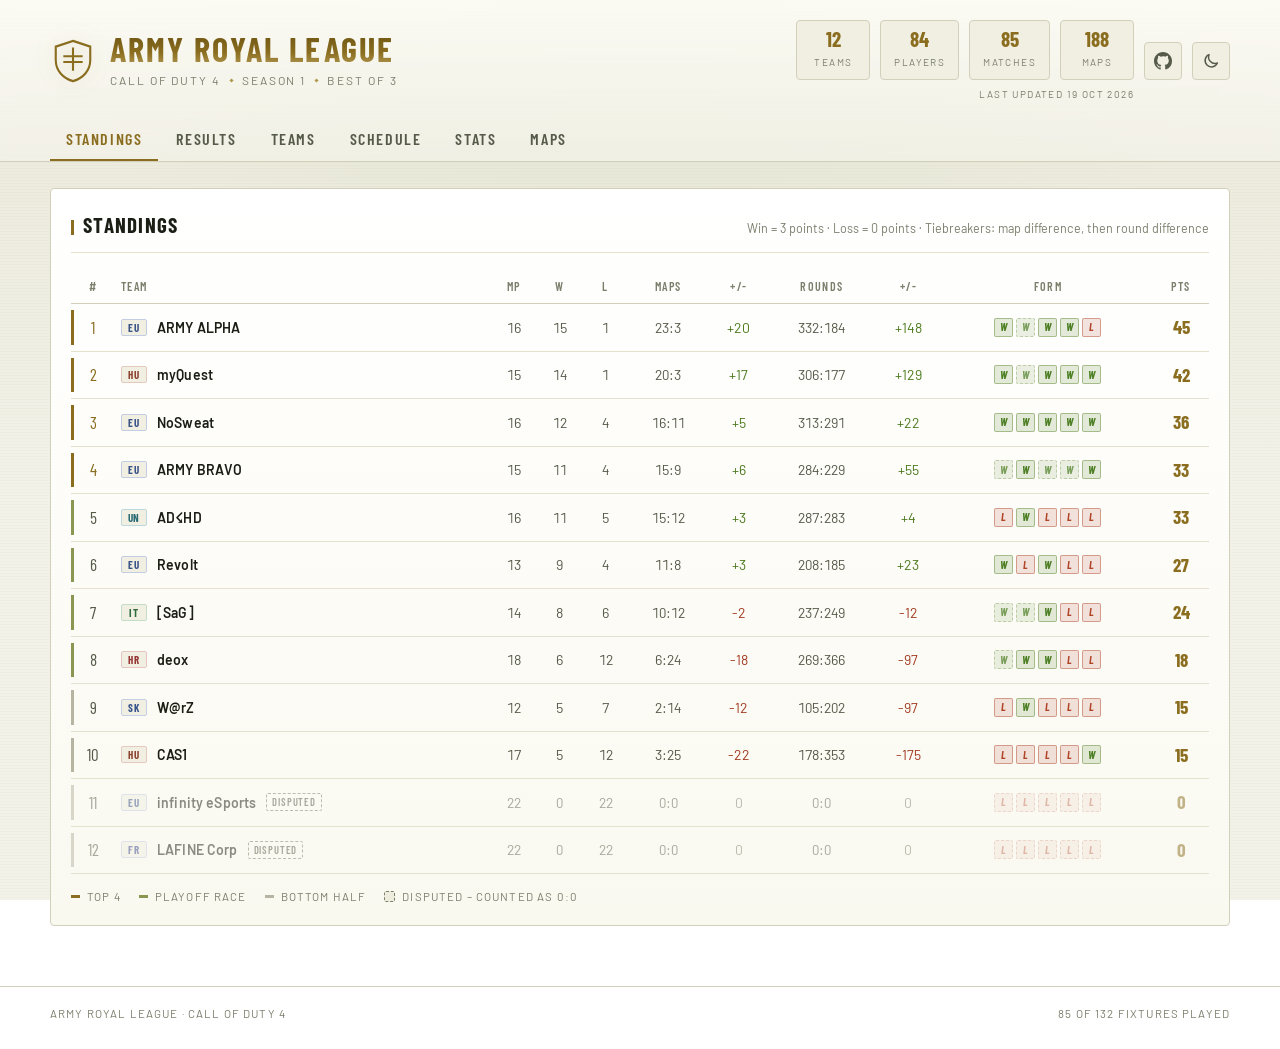
<file: index.html>
<!DOCTYPE html>
<html lang="en">
<head>
<meta charset="utf-8">
<meta name="viewport" content="width=device-width, initial-scale=1">
<title>ARMY ROYAL LEAGUE &mdash; Call of Duty 4</title>
<link rel="preconnect" href="https://fonts.googleapis.com">
<link rel="preconnect" href="https://fonts.gstatic.com" crossorigin>
<link href="https://fonts.googleapis.com/css2?family=Barlow+Condensed:wght@500;600;700&family=Barlow:wght@400;500;600;700&display=swap" rel="stylesheet">
<link rel="stylesheet" href="css/style.css">
<script>
/* Applies the saved theme before first paint so there is no flash of the
   wrong colour scheme. Kept inline and dependency-free on purpose. */
(function () {
  var stored = null;
  try { stored = localStorage.getItem('arl_theme'); } catch (e) {}
  if (stored !== 'light' && stored !== 'dark') stored = null;

  var root = document.documentElement;
  if (stored) root.setAttribute('data-theme', stored);

  var prefersDark = window.matchMedia && window.matchMedia('(prefers-color-scheme: dark)').matches;
  root.setAttribute('data-effective', stored || (prefersDark ? 'dark' : 'light'));
})();
</script>
</head>
<body>

<div class="scanlines" aria-hidden="true"></div>

<header class="site-header">
  <div class="wrap header-inner">
    <div class="brand">
      <div class="brand-mark" aria-hidden="true">
        <svg viewBox="0 0 48 48" width="46" height="46">
          <path d="M24 3 42 9v14c0 11-7.6 19-18 22C13.6 42 6 34 6 23V9L24 3z" fill="none" stroke="currentColor" stroke-width="2.2"/>
          <path d="M24 11v22M15 19h18M15 25h18" stroke="currentColor" stroke-width="2.2" stroke-linecap="square"/>
        </svg>
      </div>
      <div class="brand-text">
        <h1>ARMY ROYAL LEAGUE</h1>
        <p><span>Call of Duty 4</span><i></i><span id="brandSeason">Season 1</span><i></i><span>Best of 3</span></p>
      </div>
    </div>
    <div class="header-right">
      <div class="header-meta">
        <div class="header-stats" id="headerStats"></div>
        <p class="header-updated" id="headerUpdated"></p>
      </div>
      <a class="icon-btn" href="https://github.com/TiPSYSPiT/ARMY-ROYAL-LEAGUE" target="_blank" rel="noopener noreferrer" aria-label="View this project on GitHub" title="View this project on GitHub">
        <svg viewBox="0 0 16 16" width="18" height="18" fill="currentColor" aria-hidden="true">
          <path d="M8 0C3.58 0 0 3.58 0 8c0 3.54 2.29 6.53 5.47 7.59.4.07.55-.17.55-.38 0-.19-.01-.82-.01-1.49-2.01.37-2.53-.49-2.69-.94-.09-.23-.48-.94-.82-1.13-.28-.15-.68-.52-.01-.53.63-.01 1.08.58 1.23.82.72 1.21 1.87.87 2.33.66.07-.52.28-.87.51-1.07-1.78-.2-3.64-.89-3.64-3.95 0-.87.31-1.59.82-2.15-.08-.2-.36-1.02.08-2.12 0 0 .67-.21 2.2.82a7.6 7.6 0 0 1 2-.27c.68 0 1.36.09 2 .27 1.53-1.04 2.2-.82 2.2-.82.44 1.1.16 1.92.08 2.12.51.56.82 1.27.82 2.15 0 3.07-1.87 3.75-3.65 3.95.29.25.54.73.54 1.48 0 1.07-.01 1.93-.01 2.2 0 .21.15.46.55.38A8.013 8.013 0 0 0 16 8c0-4.42-3.58-8-8-8z"/>
        </svg>
      </a>
      <button class="icon-btn theme-toggle" id="themeToggle" type="button" aria-label="Switch colour scheme" title="Switch colour scheme">
        <svg class="icon-sun" viewBox="0 0 24 24" width="18" height="18" fill="none" stroke="currentColor" stroke-width="2" stroke-linecap="round" aria-hidden="true">
          <circle cx="12" cy="12" r="4.2"/>
          <path d="M12 2.5v2.2M12 19.3v2.2M4.2 4.2l1.6 1.6M18.2 18.2l1.6 1.6M2.5 12h2.2M19.3 12h2.2M4.2 19.8l1.6-1.6M18.2 5.8l1.6-1.6"/>
        </svg>
        <svg class="icon-moon" viewBox="0 0 24 24" width="18" height="18" fill="none" stroke="currentColor" stroke-width="2" stroke-linecap="round" stroke-linejoin="round" aria-hidden="true">
          <path d="M20.5 14.6A8.5 8.5 0 0 1 9.4 3.5a8.5 8.5 0 1 0 11.1 11.1z"/>
        </svg>
      </button>
    </div>
  </div>
  <nav class="tabs wrap" id="tabs">
    <button class="tab is-active" data-tab="standings">Standings</button>
    <button class="tab" data-tab="matches">Results</button>
    <button class="tab" data-tab="teams">Teams</button>
    <button class="tab" data-tab="fixtures">Schedule</button>
    <button class="tab" data-tab="stats">Stats</button>
    <button class="tab" data-tab="maps">Maps</button>
  </nav>
</header>

<main class="wrap">

  <p class="loading" id="loadingNote">Loading stats&hellip;</p>

  <!-- ============ STANDINGS ============ -->
  <section class="panel view is-active" id="view-standings">
    <div class="panel-head">
      <h2>Standings</h2>
      <p class="hint">Win = 3 points &middot; Loss = 0 points &middot; Tiebreakers: map difference, then round difference</p>
    </div>
    <div class="table-scroll">
      <table class="tbl standings">
        <thead>
          <tr>
            <th class="c-rank">#</th>
            <th class="c-team">Team</th>
            <th title="Matches played">MP</th>
            <th title="Wins">W</th>
            <th title="Losses">L</th>
            <th title="Maps won : lost">Maps</th>
            <th title="Map difference">+/-</th>
            <th title="Rounds won : lost">Rounds</th>
            <th title="Round difference">+/-</th>
            <th class="c-form">Form</th>
            <th class="c-pts">PTS</th>
          </tr>
        </thead>
        <tbody id="standingsBody"></tbody>
      </table>
    </div>
    <div class="legend">
      <span><i class="dot dot-top"></i>Top 4</span>
      <span><i class="dot dot-mid"></i>Playoff race</span>
      <span><i class="dot dot-low"></i>Bottom half</span>
      <span class="dispute-legend"></span>
    </div>
  </section>

  <!-- ============ RESULTS ============ -->
  <section class="panel view" id="view-matches">
    <div class="panel-head">
      <h2>Results</h2>
      <div class="filters">
        <select id="matchFilter" class="inp"></select>
        <button class="btn btn-ghost" id="matchOrder" data-order="desc">Newest first</button>
      </div>
    </div>
    <div id="matchList" class="match-list"></div>
  </section>

  <!-- ============ TEAMS ============ -->
  <section class="panel view" id="view-teams">
    <div class="panel-head">
      <h2>Teams</h2>
      <p class="hint">12 teams &middot; 7 players per roster &middot; 2 captains</p>
    </div>
    <div id="teamGrid" class="team-grid"></div>
  </section>

  <!-- ============ SCHEDULE ============ -->
  <section class="panel view" id="view-fixtures">
    <div class="panel-head">
      <h2>Schedule</h2>
      <p class="hint" id="fixtureHint">Double round robin</p>
    </div>
    <div class="fixture-legend">
      <span><i class="sq sq-w"></i>Win</span>
      <span><i class="sq sq-l"></i>Loss</span>
      <span><i class="sq sq-o"></i>Pending</span>
      <span class="dispute-legend"></span>
      <span class="fl-note">Each cell shows the row team's result</span>
    </div>

    <div class="leg-block">
      <h3 class="sub leg-title" id="legTitle1"></h3>
      <div class="leg-meta">
        <span class="leg-venue" id="legVenue1"></span>
        <span class="map-pool" id="legMaps1"></span>
      </div>
      <div class="table-scroll">
        <table class="tbl matrix" id="matrixLeg1"></table>
      </div>
    </div>

    <div class="leg-block">
      <h3 class="sub leg-title" id="legTitle2"></h3>
      <div class="leg-meta">
        <span class="leg-venue" id="legVenue2"></span>
        <span class="map-pool" id="legMaps2"></span>
      </div>
      <div class="table-scroll">
        <table class="tbl matrix" id="matrixLeg2"></table>
      </div>
    </div>
  </section>

  <!-- ============ STATS ============ -->
  <section class="panel view" id="view-stats">
    <div class="panel-head">
      <h2>Stats</h2>
      <p class="hint" id="statsHint"></p>
    </div>
    <div id="statCards" class="stat-grid"></div>
    <h3 class="sub">Round differential by team</h3>
    <div id="roundChart" class="chart"></div>
    <h3 class="sub">Records</h3>
    <div id="records" class="record-list"></div>
  </section>

  <!-- ============ MAPS ============ -->
  <section class="panel view" id="view-maps">
    <div class="panel-head">
      <h2>Maps</h2>
      <p class="hint" id="mapsHint">How every team fares on every map</p>
    </div>
    <div id="mapCards" class="map-cards"></div>

    <h3 class="sub">Win rate by team and map</h3>
    <p class="hint matrix-hint">Each cell: win rate &middot; wins&ndash;losses (wins&ndash;draws&ndash;losses if a map was drawn) &middot; maps played. &ndash; means the team has not played that map.</p>
    <div class="heat-legend">
      <span><i class="sq heat-0"></i>&lt; 20%</span>
      <span><i class="sq heat-1"></i>20&ndash;49%</span>
      <span><i class="sq heat-2"></i>50%</span>
      <span><i class="sq heat-3"></i>51&ndash;80%</span>
      <span><i class="sq heat-4"></i>&gt; 80%</span>
      <span class="fl-note">Click a team for its map stats</span>
    </div>
    <div class="table-scroll">
      <table class="tbl mapmatrix" id="mapMatrix"></table>
    </div>
  </section>

</main>

<footer class="site-footer">
  <div class="wrap">
    <span>ARMY ROYAL LEAGUE &middot; Call of Duty 4</span>
    <span id="footNote"></span>
  </div>
</footer>

<div class="modal" id="modal" hidden>
  <div class="modal-backdrop" data-close></div>
  <div class="modal-box" role="dialog" aria-modal="true">
    <button class="modal-close" data-close aria-label="Close">&times;</button>
    <div id="modalContent"></div>
  </div>
</div>

<script src="js/data.js"></script>
<script src="js/core.js"></script>
<script src="js/app.js"></script>
</body>
</html>
</file>
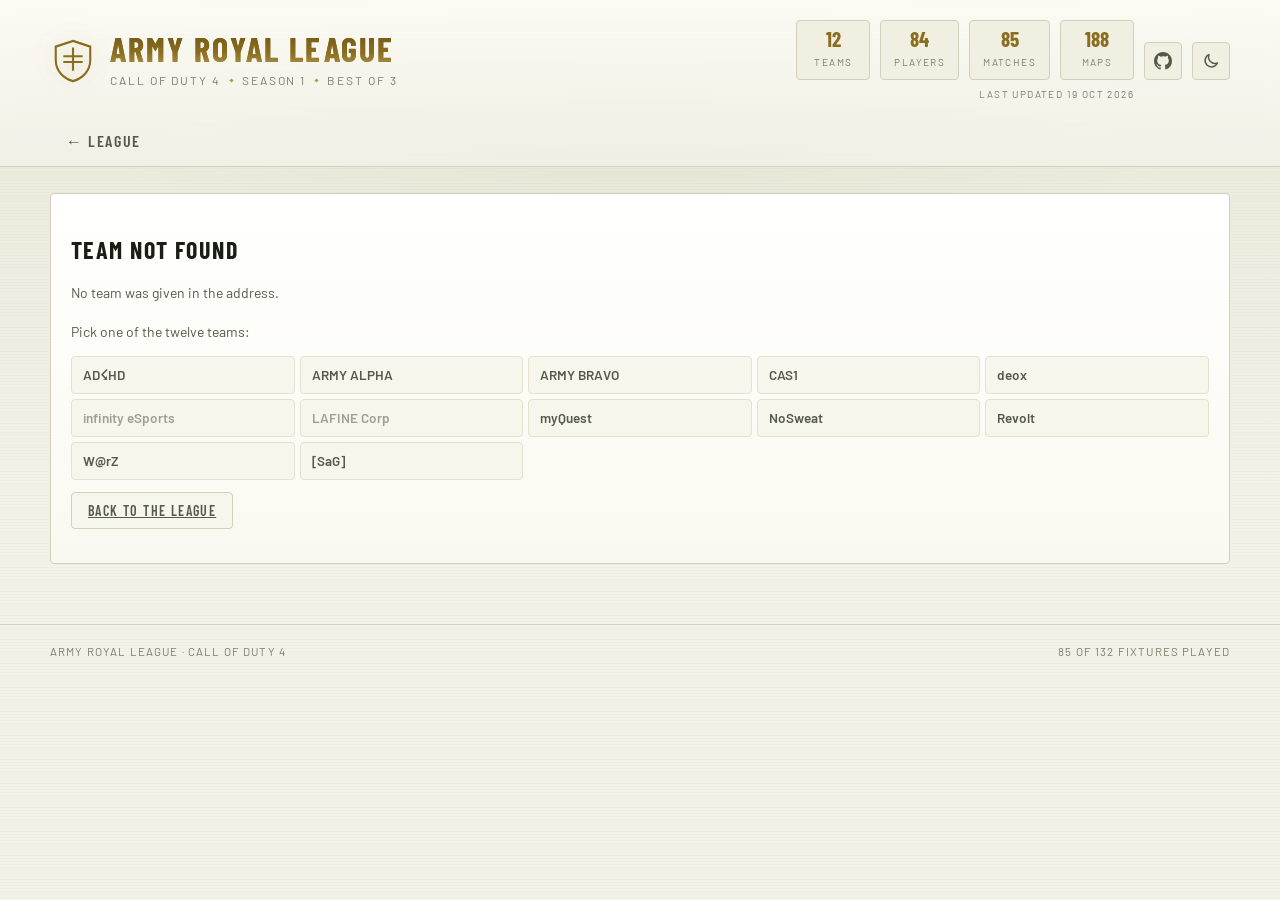
<file: team.html>
<!DOCTYPE html>
<html lang="en">
<head>
<meta charset="utf-8">
<meta name="viewport" content="width=device-width, initial-scale=1">
<title>Team &mdash; ARMY ROYAL LEAGUE</title>
<link rel="preconnect" href="https://fonts.googleapis.com">
<link rel="preconnect" href="https://fonts.gstatic.com" crossorigin>
<link href="https://fonts.googleapis.com/css2?family=Barlow+Condensed:wght@500;600;700&family=Barlow:wght@400;500;600;700&display=swap" rel="stylesheet">
<link rel="stylesheet" href="css/style.css">
<script>
/* Applies the saved theme before first paint so there is no flash of the
   wrong colour scheme. Kept inline and dependency-free on purpose. */
(function () {
  var stored = null;
  try { stored = localStorage.getItem('arl_theme'); } catch (e) {}
  if (stored !== 'light' && stored !== 'dark') stored = null;

  var root = document.documentElement;
  if (stored) root.setAttribute('data-theme', stored);

  var prefersDark = window.matchMedia && window.matchMedia('(prefers-color-scheme: dark)').matches;
  root.setAttribute('data-effective', stored || (prefersDark ? 'dark' : 'light'));
})();
</script>
</head>
<body>

<div class="scanlines" aria-hidden="true"></div>

<header class="site-header">
  <div class="wrap header-inner">
    <div class="brand">
      <a class="brand-mark" href="index.html" aria-label="Back to the league">
        <svg viewBox="0 0 48 48" width="46" height="46">
          <path d="M24 3 42 9v14c0 11-7.6 19-18 22C13.6 42 6 34 6 23V9L24 3z" fill="none" stroke="currentColor" stroke-width="2.2"/>
          <path d="M24 11v22M15 19h18M15 25h18" stroke="currentColor" stroke-width="2.2" stroke-linecap="square"/>
        </svg>
      </a>
      <div class="brand-text">
        <h1><a href="index.html">ARMY ROYAL LEAGUE</a></h1>
        <p><span>Call of Duty 4</span><i></i><span id="brandSeason">Season 1</span><i></i><span>Best of 3</span></p>
      </div>
    </div>
    <div class="header-right">
      <div class="header-meta">
        <div class="header-stats" id="headerStats"></div>
        <p class="header-updated" id="headerUpdated"></p>
      </div>
      <a class="icon-btn" href="https://github.com/TiPSYSPiT/ARMY-ROYAL-LEAGUE" target="_blank" rel="noopener noreferrer" aria-label="View this project on GitHub" title="View this project on GitHub">
        <svg viewBox="0 0 16 16" width="18" height="18" fill="currentColor" aria-hidden="true">
          <path d="M8 0C3.58 0 0 3.58 0 8c0 3.54 2.29 6.53 5.47 7.59.4.07.55-.17.55-.38 0-.19-.01-.82-.01-1.49-2.01.37-2.53-.49-2.69-.94-.09-.23-.48-.94-.82-1.13-.28-.15-.68-.52-.01-.53.63-.01 1.08.58 1.23.82.72 1.21 1.87.87 2.33.66.07-.52.28-.87.51-1.07-1.78-.2-3.64-.89-3.64-3.95 0-.87.31-1.59.82-2.15-.08-.2-.36-1.02.08-2.12 0 0 .67-.21 2.2.82a7.6 7.6 0 0 1 2-.27c.68 0 1.36.09 2 .27 1.53-1.04 2.2-.82 2.2-.82.44 1.1.16 1.92.08 2.12.51.56.82 1.27.82 2.15 0 3.07-1.87 3.75-3.65 3.95.29.25.54.73.54 1.48 0 1.07-.01 1.93-.01 2.2 0 .21.15.46.55.38A8.013 8.013 0 0 0 16 8c0-4.42-3.58-8-8-8z"/>
        </svg>
      </a>
      <button class="icon-btn theme-toggle" id="themeToggle" type="button" aria-label="Switch colour scheme" title="Switch colour scheme">
        <svg class="icon-sun" viewBox="0 0 24 24" width="18" height="18" fill="none" stroke="currentColor" stroke-width="2" stroke-linecap="round" aria-hidden="true">
          <circle cx="12" cy="12" r="4.2"/>
          <path d="M12 2.5v2.2M12 19.3v2.2M4.2 4.2l1.6 1.6M18.2 18.2l1.6 1.6M2.5 12h2.2M19.3 12h2.2M4.2 19.8l1.6-1.6M18.2 5.8l1.6-1.6"/>
        </svg>
        <svg class="icon-moon" viewBox="0 0 24 24" width="18" height="18" fill="none" stroke="currentColor" stroke-width="2" stroke-linecap="round" stroke-linejoin="round" aria-hidden="true">
          <path d="M20.5 14.6A8.5 8.5 0 0 1 9.4 3.5a8.5 8.5 0 1 0 11.1 11.1z"/>
        </svg>
      </button>
    </div>
  </div>
  <nav class="tabs wrap">
    <a class="tab" href="index.html">&larr; League</a>
  </nav>
</header>

<main class="wrap">
  <section class="panel" id="teamPanel">
    <div id="teamContent"><p class="loading">Loading stats&hellip;</p></div>
  </section>
</main>

<footer class="site-footer">
  <div class="wrap">
    <span>ARMY ROYAL LEAGUE &middot; Call of Duty 4</span>
    <span id="footNote"></span>
  </div>
</footer>

<script src="js/data.js"></script>
<script src="js/core.js"></script>
<script src="js/team.js"></script>
</body>
</html>
</file>
<file: css/style.css>
/* =========================================================================
   ARMY ROYAL LEAGUE - Stylesheet
   ========================================================================= */

/* -------------------------------------------------------------------------
   Theme tokens

   Every colour is declared twice on purpose:
     1. a plain dark value  -> fallback for browsers without light-dark()
     2. light-dark(light, dark) -> resolved against the active colour scheme

   The scheme follows the OS preference by default (color-scheme: light dark)
   and is overridden manually via [data-theme] on <html>.
   ------------------------------------------------------------------------- */

:root {
  color-scheme: light dark;

  /* --- surfaces --- */
  --bg:          #0b0d0a;
  --bg:          light-dark(#f3f2e9, #0b0d0a);
  --bg-2:        #101309;
  --bg-2:        light-dark(#eae8d9, #101309);
  --bg-glow:     #1b2113;
  --bg-glow:     light-dark(#dfe3cd, #1b2113);
  --panel:       #14180f;
  --panel:       light-dark(#ffffff, #14180f);
  --panel-2:     #191e13;
  --panel-2:     light-dark(#faf9f0, #191e13);
  --sunken:      #0a0c07;
  --sunken:      light-dark(#f1efe2, #0a0c07);
  --tile:        #0f1209;
  --tile:        light-dark(#f7f6ec, #0f1209);
  --tile-hover:  #151a0f;
  --tile-hover:  light-dark(#eeecdd, #151a0f);
  --header-a:    rgba(20, 25, 14, 0.92);
  --header-a:    light-dark(rgba(253, 252, 246, 0.92), rgba(20, 25, 14, 0.92));
  --header-b:    rgba(11, 13, 10, 0.75);
  --header-b:    light-dark(rgba(243, 242, 233, 0.75), rgba(11, 13, 10, 0.75));
  --backdrop:    rgba(4, 5, 3, 0.8);
  --backdrop:    light-dark(rgba(38, 40, 28, 0.45), rgba(4, 5, 3, 0.8));
  --scanline:    rgba(255, 255, 255, 0.012);
  --scanline:    light-dark(rgba(60, 60, 30, 0.022), rgba(255, 255, 255, 0.012));

  /* --- lines --- */
  --line:        #2a3120;
  --line:        light-dark(#d2cfba, #2a3120);
  --line-soft:   #222819;
  --line-soft:   light-dark(#e4e1cf, #222819);

  /* --- text --- */
  --txt:         #e6e4d8;
  --txt:         light-dark(#1b1e15, #e6e4d8);
  --txt-dim:     #9a9d8a;
  --txt-dim:     light-dark(#565a49, #9a9d8a);
  --txt-mute:    #6e7263;
  --txt-mute:    light-dark(#7b7f6c, #6e7263);

  /* --- accent --- */
  --gold:        #c8b273;
  --gold:        light-dark(#8a6d1f, #c8b273);
  --gold-dim:    #8d7d4e;
  --gold-dim:    light-dark(#b09750, #8d7d4e);
  --gold-bright: #f0e6c4;
  --gold-bright: light-dark(#6d5413, #f0e6c4);
  --olive:       #7d8c4e;
  --olive:       light-dark(#8a9752, #7d8c4e);
  --glow:        rgba(200, 178, 115, 0.22);
  --glow:        light-dark(rgba(138, 109, 31, 0.18), rgba(200, 178, 115, 0.22));
  --row-hover:   rgba(200, 178, 115, 0.08);
  --row-hover:   light-dark(rgba(138, 109, 31, 0.07), rgba(200, 178, 115, 0.08));
  --tab-hover:   rgba(200, 178, 115, 0.07);
  --tab-hover:   light-dark(rgba(138, 109, 31, 0.06), rgba(200, 178, 115, 0.07));

  /* --- result semantics --- */
  --green:       #6f9b3f;
  --green:       light-dark(#4c7a1e, #6f9b3f);
  --red:         #b4472f;
  --red:         light-dark(#a33a20, #b4472f);
  --win:         #93c25e;
  --win:         light-dark(#4b7d22, #93c25e);
  --win-strong:  #9ccc66;
  --win-strong:  light-dark(#3f6d1c, #9ccc66);
  --win-bg:      rgba(111, 155, 63, 0.2);
  --win-bg:      light-dark(rgba(106, 142, 62, 0.18), rgba(111, 155, 63, 0.2));
  --win-bg-soft: rgba(111, 155, 63, 0.15);
  --win-bg-soft: light-dark(rgba(106, 142, 62, 0.14), rgba(111, 155, 63, 0.15));
  --win-bd:      rgba(111, 155, 63, 0.45);
  --win-bd:      light-dark(rgba(106, 142, 62, 0.5), rgba(111, 155, 63, 0.45));
  --win-bd-soft: rgba(111, 155, 63, 0.35);
  --win-bd-soft: light-dark(rgba(106, 142, 62, 0.4), rgba(111, 155, 63, 0.35));
  --win-sq:      rgba(111, 155, 63, 0.55);
  --win-sq:      light-dark(rgba(106, 142, 62, 0.6), rgba(111, 155, 63, 0.55));
  --loss:        #d1735a;
  --loss:        light-dark(#b0452a, #d1735a);
  --loss-soft:   #c07a63;
  --loss-soft:   light-dark(#9c4527, #c07a63);
  --loss-bg:      rgba(180, 71, 47, 0.16);
  --loss-bg:      light-dark(rgba(176, 69, 42, 0.14), rgba(180, 71, 47, 0.16));
  --loss-bg-soft: rgba(180, 71, 47, 0.13);
  --loss-bg-soft: light-dark(rgba(176, 69, 42, 0.11), rgba(180, 71, 47, 0.13));
  --loss-bd:      rgba(180, 71, 47, 0.4);
  --loss-bd:      light-dark(rgba(176, 69, 42, 0.45), rgba(180, 71, 47, 0.4));
  --loss-bd-soft: rgba(180, 71, 47, 0.3);
  --loss-bd-soft: light-dark(rgba(176, 69, 42, 0.35), rgba(180, 71, 47, 0.3));
  --loss-sq:      rgba(180, 71, 47, 0.5);
  --loss-sq:      light-dark(rgba(176, 69, 42, 0.55), rgba(180, 71, 47, 0.5));

  /* --- misc --- */
  --zone-low:    #4a4a3d;
  --zone-low:    light-dark(#b7b4a1, #4a4a3d);
  --matrix-x-fg: #2f3626;
  --matrix-x-fg: light-dark(#d9d6c5, #2f3626);

  /* --- country chips --- */
  --cc-eu-fg: #9fb2d8; --cc-eu-fg: light-dark(#3a5488, #9fb2d8);
  --cc-eu-bd: #2c3a52; --cc-eu-bd: light-dark(#c2cde3, #2c3a52);
  --cc-it-fg: #7fb98a; --cc-it-fg: light-dark(#2f6b3c, #7fb98a);
  --cc-it-bd: #2b4632; --cc-it-bd: light-dark(#c3ddc8, #2b4632);
  --cc-hu-fg: #c98b7a; --cc-hu-fg: light-dark(#8c4430, #c98b7a);
  --cc-hu-bd: #4a2f28; --cc-hu-bd: light-dark(#e4c9be, #4a2f28);
  --cc-hr-fg: #cf7f7f; --cc-hr-fg: light-dark(#963636, #cf7f7f);
  --cc-hr-bd: #4a2a2a; --cc-hr-bd: light-dark(#e6c4c4, #4a2a2a);
  --cc-sk-fg: #8aa4d0; --cc-sk-fg: light-dark(#35538c, #8aa4d0);
  --cc-sk-bd: #2c3850; --cc-sk-bd: light-dark(#c4d0e6, #2c3850);
  --cc-fr-fg: #8f9fd6; --cc-fr-fg: light-dark(#3b4a8c, #8f9fd6);
  --cc-fr-bd: #303a58; --cc-fr-bd: light-dark(#c8cee8, #303a58);
  --cc-un-fg: #79b2bd; --cc-un-fg: light-dark(#2b6b76, #79b2bd);
  --cc-un-bd: #2a4147; --cc-un-bd: light-dark(#bcd8dc, #2a4147);

  --radius:      4px;
  --mono:        ui-monospace, "Cascadia Mono", Consolas, monospace;
}

/* Manual override - flipping color-scheme re-resolves every light-dark() above */
:root[data-theme="light"] { color-scheme: light; }
:root[data-theme="dark"]  { color-scheme: dark; }

* { box-sizing: border-box; }

html { scroll-behavior: smooth; }

body {
  margin: 0;
  background:
    radial-gradient(1100px 600px at 50% -8%, var(--bg-glow) 0%, transparent 62%),
    linear-gradient(180deg, var(--bg-2) 0%, var(--bg) 55%);
  background-attachment: fixed;
  color: var(--txt);
  font-family: "Barlow", -apple-system, BlinkMacSystemFont, "Segoe UI", sans-serif;
  font-size: 15px;
  line-height: 1.5;
  -webkit-font-smoothing: antialiased;
}

.scanlines {
  position: fixed;
  inset: 0;
  pointer-events: none;
  z-index: 1;
  background: repeating-linear-gradient(
    180deg,
    var(--scanline) 0px,
    var(--scanline) 1px,
    transparent 1px,
    transparent 3px
  );
}

.wrap {
  width: min(1180px, 100% - 32px);
  margin-inline: auto;
}

h1, h2, h3 {
  font-family: "Barlow Condensed", "Barlow", sans-serif;
  text-transform: uppercase;
  letter-spacing: 0.06em;
  margin: 0;
  font-weight: 700;
}

code {
  font-family: var(--mono);
  font-size: 0.86em;
  background: var(--sunken);
  border: 1px solid var(--line);
  border-radius: 3px;
  padding: 1px 5px;
  color: var(--gold);
}

/* ---------------- Header ---------------- */

.site-header {
  position: relative;
  z-index: 2;
  border-bottom: 1px solid var(--line);
  background: linear-gradient(180deg, var(--header-a), var(--header-b));
  backdrop-filter: blur(6px);
}

.header-inner {
  display: flex;
  align-items: center;
  justify-content: space-between;
  gap: 24px;
  flex-wrap: wrap;
  padding: 20px 0 16px;
}

.brand {
  display: flex;
  align-items: center;
  gap: 14px;
}

.brand-mark {
  color: var(--gold);
  display: grid;
  place-items: center;
  filter: drop-shadow(0 0 10px var(--glow));
}

.brand-text h1 {
  font-size: clamp(24px, 4vw, 34px);
  line-height: 1;
  background: linear-gradient(180deg, var(--gold-bright), var(--gold) 60%, var(--gold-dim));
  -webkit-background-clip: text;
  background-clip: text;
  color: transparent;
}

.brand-text p {
  margin: 5px 0 0;
  font-size: 12px;
  letter-spacing: 0.16em;
  text-transform: uppercase;
  color: var(--txt-mute);
  display: flex;
  align-items: center;
  gap: 9px;
}

.brand-text p i {
  width: 3px;
  height: 3px;
  background: var(--gold-dim);
  transform: rotate(45deg);
}

.header-stats {
  display: flex;
  gap: 10px;
  flex-wrap: wrap;
}

.hstat {
  border: 1px solid var(--line);
  background: var(--sunken);
  border-radius: var(--radius);
  padding: 7px 13px;
  min-width: 74px;
  text-align: center;
}

.hstat b {
  display: block;
  font-family: "Barlow Condensed", sans-serif;
  font-size: 21px;
  line-height: 1;
  color: var(--gold);
}

.hstat span {
  font-size: 10px;
  letter-spacing: 0.14em;
  text-transform: uppercase;
  color: var(--txt-mute);
}

.header-right {
  display: flex;
  align-items: center;
  gap: 10px;
  flex-wrap: wrap;
}

.header-meta {
  display: flex;
  flex-direction: column;
  align-items: flex-end;
  gap: 7px;
}

.header-updated {
  margin: 0;
  font-size: 10px;
  letter-spacing: 0.14em;
  text-transform: uppercase;
  color: var(--txt-mute);
}

.header-updated:empty { display: none; }

/* shared square icon control - used by the theme toggle and the GitHub link */
.icon-btn {
  appearance: none;
  width: 38px;
  height: 38px;
  flex: none;
  display: grid;
  place-items: center;
  background: var(--sunken);
  border: 1px solid var(--line);
  border-radius: var(--radius);
  color: var(--txt-dim);
  text-decoration: none;
  cursor: pointer;
  transition: color 0.15s, border-color 0.15s, background 0.15s;
}

.icon-btn:hover {
  color: var(--gold);
  border-color: var(--gold-dim);
  background: var(--tile-hover);
}

.icon-btn:focus-visible {
  outline: 2px solid var(--gold-dim);
  outline-offset: 2px;
}

/* only the icon for the scheme you can switch TO is shown */
.theme-toggle svg { display: none; }
:root[data-effective="dark"] .theme-toggle .icon-sun { display: block; }
:root[data-effective="light"] .theme-toggle .icon-moon { display: block; }

/* ---------------- Tabs ---------------- */

.tabs {
  display: flex;
  gap: 2px;
  overflow-x: auto;
  scrollbar-width: none;
}

.tabs::-webkit-scrollbar { display: none; }

.tab {
  appearance: none;
  border: 0;
  border-bottom: 2px solid transparent;
  background: transparent;
  color: var(--txt-dim);
  font-family: "Barlow Condensed", sans-serif;
  font-size: 16px;
  font-weight: 600;
  letter-spacing: 0.1em;
  text-transform: uppercase;
  padding: 11px 16px;
  cursor: pointer;
  white-space: nowrap;
  transition: color 0.15s, border-color 0.15s, background 0.15s;
}

.tab:hover { color: var(--txt); background: var(--tab-hover); }

.tab.is-active {
  color: var(--gold);
  border-bottom-color: var(--gold);
}

/* ---------------- Panels ---------------- */

main { position: relative; z-index: 2; padding: 26px 0 60px; }

.view { display: none; }
.view.is-active { display: block; animation: fade 0.22s ease; }

@keyframes fade {
  from { opacity: 0; transform: translateY(5px); }
  to   { opacity: 1; transform: none; }
}

.panel {
  background: linear-gradient(180deg, var(--panel), var(--panel-2));
  border: 1px solid var(--line);
  border-radius: var(--radius);
  padding: 20px;
}

.panel-head {
  display: flex;
  align-items: baseline;
  justify-content: space-between;
  gap: 16px;
  flex-wrap: wrap;
  border-bottom: 1px solid var(--line-soft);
  padding-bottom: 12px;
  margin-bottom: 16px;
}

.panel-head h2 {
  font-size: 21px;
  color: var(--txt);
}

.panel-head h2::before {
  content: "";
  display: inline-block;
  width: 3px;
  height: 15px;
  background: var(--gold);
  margin-right: 9px;
  vertical-align: -2px;
}

.hint {
  margin: 0;
  font-size: 12.5px;
  color: var(--txt-mute);
}

h3.sub {
  font-size: 15px;
  color: var(--txt-dim);
  margin: 26px 0 12px;
  padding-bottom: 7px;
  border-bottom: 1px solid var(--line-soft);
}

/* ---------------- Tables ---------------- */

.table-scroll { overflow-x: auto; }

.tbl {
  width: 100%;
  border-collapse: collapse;
  font-size: 14px;
}

.tbl thead th {
  font-family: "Barlow Condensed", sans-serif;
  font-size: 12px;
  font-weight: 600;
  letter-spacing: 0.12em;
  text-transform: uppercase;
  color: var(--txt-mute);
  text-align: center;
  padding: 8px 6px;
  border-bottom: 1px solid var(--line);
  white-space: nowrap;
}

.tbl tbody td {
  padding: 9px 6px;
  text-align: center;
  border-bottom: 1px solid var(--line-soft);
  white-space: nowrap;
}

.standings tbody tr {
  cursor: pointer;
  transition: background 0.12s;
}

.standings tbody tr:hover { background: var(--row-hover); }

.c-team, td.c-team { text-align: left !important; }
.c-rank, td.c-rank { width: 44px; }
.c-pts, td.c-pts { width: 56px; }

td.c-rank {
  font-family: "Barlow Condensed", sans-serif;
  font-size: 17px;
  color: var(--txt-dim);
  position: relative;
}

tr.z-top td.c-rank { color: var(--gold); }
tr.z-top td.c-rank::before,
tr.z-mid td.c-rank::before,
tr.z-low td.c-rank::before {
  content: "";
  position: absolute;
  left: 0;
  top: 6px;
  bottom: 6px;
  width: 3px;
}

tr.z-top td.c-rank::before { background: var(--gold); }
tr.z-mid td.c-rank::before { background: var(--olive); }
tr.z-low td.c-rank::before { background: var(--zone-low); }

td.c-pts {
  font-family: "Barlow Condensed", sans-serif;
  font-size: 19px;
  font-weight: 700;
  color: var(--gold);
}

.team-cell {
  display: flex;
  align-items: center;
  gap: 10px;
}

.team-cell .tname {
  font-weight: 600;
  letter-spacing: 0.01em;
}

.pos { color: var(--green); }
.neg { color: var(--red); }
.zero { color: var(--txt-mute); }

.num-dim { color: var(--txt-dim); font-variant-numeric: tabular-nums; }

/* Flag-Chip */
.cc {
  display: inline-grid;
  place-items: center;
  min-width: 26px;
  height: 17px;
  padding: 0 4px;
  border-radius: 2px;
  border: 1px solid var(--line);
  background: var(--sunken);
  font-family: "Barlow Condensed", sans-serif;
  font-size: 11px;
  font-weight: 700;
  letter-spacing: 0.08em;
  color: var(--txt-dim);
  flex: none;
}

.cc-EU { color: var(--cc-eu-fg); border-color: var(--cc-eu-bd); }
.cc-IT { color: var(--cc-it-fg); border-color: var(--cc-it-bd); }
.cc-HU { color: var(--cc-hu-fg); border-color: var(--cc-hu-bd); }
.cc-HR { color: var(--cc-hr-fg); border-color: var(--cc-hr-bd); }
.cc-SK { color: var(--cc-sk-fg); border-color: var(--cc-sk-bd); }
.cc-FR { color: var(--cc-fr-fg); border-color: var(--cc-fr-bd); }
.cc-UN { color: var(--cc-un-fg); border-color: var(--cc-un-bd); }

/* Form-Badges */
.form-row-badges { display: flex; gap: 3px; justify-content: center; }

.fb {
  width: 19px;
  height: 19px;
  border-radius: 2px;
  display: grid;
  place-items: center;
  font-size: 11px;
  font-weight: 700;
  font-family: "Barlow Condensed", sans-serif;
}

.fb-w { background: var(--win-bg); color: var(--win); border: 1px solid var(--win-bd); }
.fb-l { background: var(--loss-bg); color: var(--loss); border: 1px solid var(--loss-bd); }
.fb-n { background: var(--sunken); color: var(--txt-mute); border: 1px solid var(--line); }

.legend {
  display: flex;
  gap: 18px;
  flex-wrap: wrap;
  margin-top: 14px;
  font-size: 11.5px;
  color: var(--txt-mute);
  text-transform: uppercase;
  letter-spacing: 0.1em;
}

.legend span { display: flex; align-items: center; gap: 7px; }

.dot { width: 9px; height: 3px; display: block; }
.dot-top { background: var(--gold); }
.dot-mid { background: var(--olive); }
.dot-low { background: var(--zone-low); }

/* ---------------- Results ---------------- */

.filters { display: flex; gap: 8px; flex-wrap: wrap; }

.match-list { display: grid; gap: 8px; }

.match {
  display: grid;
  grid-template-columns: 1fr auto 1fr;
  align-items: center;
  gap: 14px;
  background: var(--tile);
  border: 1px solid var(--line-soft);
  border-radius: var(--radius);
  padding: 12px 16px;
  transition: border-color 0.15s, background 0.15s;
}

.match:hover { border-color: var(--line); background: var(--tile-hover); }

.match .side {
  display: flex;
  align-items: center;
  gap: 10px;
  min-width: 0;
}

.match .side.away { flex-direction: row-reverse; text-align: right; }

.match .side .tname {
  font-weight: 600;
  overflow: hidden;
  text-overflow: ellipsis;
  white-space: nowrap;
}

.match .side.win .tname { color: var(--gold); }
.match .side.lose .tname { color: var(--txt-mute); }

.match .center { text-align: center; }

.score {
  font-family: "Barlow Condensed", sans-serif;
  font-size: 26px;
  font-weight: 700;
  line-height: 1;
  letter-spacing: 0.04em;
  white-space: nowrap;
}

.score .sep { color: var(--txt-mute); margin: 0 5px; font-size: 20px; }
.score .w { color: var(--gold); }
.score .l { color: var(--txt-dim); }

.maps {
  display: flex;
  gap: 6px;
  justify-content: center;
  margin-top: 7px;
  font-family: var(--mono);
  font-size: 11px;
  color: var(--txt-mute);
}

.maps span {
  border: 1px solid var(--line-soft);
  border-radius: 2px;
  padding: 1px 6px;
  background: var(--sunken);
}

.maps span.mw { color: var(--win); border-color: var(--win-bd-soft); }
.maps span.ml { color: var(--loss-soft); border-color: var(--loss-bd-soft); }

.empty {
  text-align: center;
  color: var(--txt-mute);
  padding: 34px 10px;
  font-size: 14px;
}

/* ---------------- Teams ---------------- */

.team-grid {
  display: grid;
  grid-template-columns: repeat(auto-fill, minmax(272px, 1fr));
  gap: 12px;
}

.team-card {
  background: var(--tile);
  border: 1px solid var(--line-soft);
  border-radius: var(--radius);
  padding: 14px 15px;
  cursor: pointer;
  transition: border-color 0.15s, transform 0.15s, background 0.15s;
}

.team-card:hover {
  border-color: var(--gold-dim);
  background: var(--tile-hover);
  transform: translateY(-2px);
}

.tc-head {
  display: flex;
  align-items: center;
  gap: 9px;
  padding-bottom: 10px;
  border-bottom: 1px solid var(--line-soft);
  margin-bottom: 10px;
}

.tc-head h3 {
  font-size: 17px;
  color: var(--txt);
  flex: 1;
  min-width: 0;
  overflow: hidden;
  text-overflow: ellipsis;
  white-space: nowrap;
}

.tc-rank {
  font-family: "Barlow Condensed", sans-serif;
  font-size: 12px;
  letter-spacing: 0.08em;
  color: var(--gold);
  border: 1px solid var(--line);
  border-radius: 2px;
  padding: 1px 6px;
  background: var(--sunken);
}

.roster { list-style: none; margin: 0; padding: 0; display: grid; gap: 3px; }

.roster li {
  display: flex;
  align-items: center;
  gap: 7px;
  font-size: 13.5px;
  color: var(--txt-dim);
}

.roster li.cap { color: var(--txt); font-weight: 600; }

.cap-badge {
  font-size: 9px;
  font-weight: 700;
  letter-spacing: 0.08em;
  color: var(--gold);
  border: 1px solid var(--gold-dim);
  border-radius: 2px;
  padding: 0 3px;
  line-height: 13px;
}

.tc-foot {
  display: flex;
  gap: 14px;
  margin-top: 11px;
  padding-top: 10px;
  border-top: 1px solid var(--line-soft);
  font-size: 11px;
  letter-spacing: 0.08em;
  text-transform: uppercase;
  color: var(--txt-mute);
}

.tc-foot b { color: var(--gold); font-family: "Barlow Condensed", sans-serif; font-size: 14px; }

/* ---------------- Schedule / Matrix ---------------- */

.fixture-legend {
  display: flex;
  gap: 16px;
  margin-bottom: 12px;
  font-size: 11.5px;
  text-transform: uppercase;
  letter-spacing: 0.09em;
  color: var(--txt-mute);
}

.fixture-legend span { display: flex; align-items: center; gap: 6px; }

.sq { width: 11px; height: 11px; border-radius: 2px; display: block; }
.sq-w { background: var(--win-sq); }
.sq-l { background: var(--loss-sq); }
.sq-o { background: var(--tile-hover); border: 1px solid var(--line); }

.matrix { font-size: 12px; }

.matrix th { padding: 5px 3px; }
.matrix td { padding: 0; border: 1px solid var(--line-soft); }

.matrix th.rowhead {
  text-align: left;
  padding-right: 10px;
  color: var(--txt-dim);
  font-size: 12px;
  text-transform: none;
  letter-spacing: 0;
  font-family: "Barlow", sans-serif;
  border-bottom: 1px solid var(--line-soft);
}

.matrix th.colhead {
  writing-mode: vertical-rl;
  transform: rotate(180deg);
  height: 92px;
  font-family: "Barlow", sans-serif;
  text-transform: none;
  letter-spacing: 0;
  font-size: 12px;
  color: var(--txt-dim);
  vertical-align: bottom;
}

.cellwrap {
  display: grid;
  place-items: center;
  height: 30px;
  min-width: 46px;
  font-family: var(--mono);
  font-size: 11px;
}

.cell-w { background: var(--win-bg-soft); color: var(--win-strong); }
.cell-l { background: var(--loss-bg-soft); color: var(--loss); }
.cell-o { color: var(--txt-mute); }
.cell-x { background: var(--sunken); color: var(--matrix-x-fg); }



/* one matrix per leg, each with its own map pool */

.leg-block { margin-top: 26px; }

.leg-title { margin-bottom: 10px; }

.leg-meta {
  display: flex;
  align-items: center;
  justify-content: space-between;
  gap: 14px;
  flex-wrap: wrap;
  margin-bottom: 12px;
}

.leg-venue {
  font-size: 11.5px;
  letter-spacing: 0.08em;
  text-transform: uppercase;
  color: var(--txt-mute);
}

.map-pool { display: flex; gap: 5px; flex-wrap: wrap; }

.map-pool span {
  font-family: var(--mono);
  font-size: 11px;
  letter-spacing: 0.04em;
  color: var(--gold);
  background: var(--sunken);
  border: 1px solid var(--line);
  border-radius: 2px;
  padding: 3px 8px;
}

.fl-note {
  margin-left: auto;
  font-size: 11px;
  letter-spacing: 0.06em;
  text-transform: none;
  color: var(--txt-mute);
}

/* ---------------- Stats ---------------- */

.stat-grid {
  display: grid;
  grid-template-columns: repeat(auto-fill, minmax(168px, 1fr));
  gap: 10px;
}

.stat-card {
  background: var(--tile);
  border: 1px solid var(--line-soft);
  border-radius: var(--radius);
  padding: 15px;
}

.stat-card b {
  display: block;
  font-family: "Barlow Condensed", sans-serif;
  font-size: 30px;
  line-height: 1;
  color: var(--gold);
}

.stat-card span {
  display: block;
  margin-top: 5px;
  font-size: 11px;
  letter-spacing: 0.12em;
  text-transform: uppercase;
  color: var(--txt-mute);
}

.chart { display: grid; gap: 5px; }

.bar-row {
  display: grid;
  grid-template-columns: 148px 1fr 92px;
  align-items: center;
  gap: 10px;
  font-size: 13px;
}

.bar-row .bn {
  overflow: hidden;
  text-overflow: ellipsis;
  white-space: nowrap;
  color: var(--txt-dim);
}

.bar-track {
  position: relative;
  height: 15px;
  background: var(--sunken);
  border: 1px solid var(--line-soft);
  border-radius: 2px;
  overflow: hidden;
}

.bar-fill {
  position: absolute;
  top: 0;
  bottom: 0;
  background: linear-gradient(90deg, var(--olive), var(--gold));
  opacity: 0.75;
}

.bar-mid {
  position: absolute;
  top: 0;
  bottom: 0;
  left: 50%;
  width: 1px;
  background: var(--line);
}

.bar-val {
  font-family: var(--mono);
  font-size: 11.5px;
  color: var(--txt-mute);
  text-align: right;
}

.record-list { display: grid; gap: 6px; }

.record {
  display: flex;
  align-items: center;
  justify-content: space-between;
  gap: 14px;
  background: var(--tile);
  border: 1px solid var(--line-soft);
  border-radius: var(--radius);
  padding: 11px 14px;
  font-size: 13.5px;
}

.record .rl { color: var(--txt-mute); text-transform: uppercase; font-size: 11px; letter-spacing: 0.1em; }
.record .rv { color: var(--txt); text-align: right; }
.record .rv b { color: var(--gold); font-family: var(--mono); }

/* ---------------- Controls ---------------- */

.inp {
  appearance: none;
  background: var(--sunken);
  border: 1px solid var(--line);
  border-radius: var(--radius);
  color: var(--txt);
  font-family: "Barlow", sans-serif;
  font-size: 14px;
  padding: 8px 10px;
  outline: none;
  transition: border-color 0.15s;
}

.inp:focus { border-color: var(--gold-dim); }

select.inp {
  background-image: linear-gradient(45deg, transparent 50%, var(--txt-mute) 50%),
                    linear-gradient(135deg, var(--txt-mute) 50%, transparent 50%);
  background-position: calc(100% - 15px) 51%, calc(100% - 10px) 51%;
  background-size: 5px 5px, 5px 5px;
  background-repeat: no-repeat;
  padding-right: 30px;
}

.btn {
  appearance: none;
  border: 1px solid var(--line);
  background: var(--tile);
  color: var(--txt-dim);
  font-family: "Barlow Condensed", sans-serif;
  font-size: 14px;
  font-weight: 600;
  letter-spacing: 0.1em;
  text-transform: uppercase;
  padding: 9px 16px;
  border-radius: var(--radius);
  cursor: pointer;
  transition: all 0.15s;
}

.btn:hover { color: var(--txt); border-color: var(--gold-dim); }

/* ---------------- Modal ---------------- */

.modal { position: fixed; inset: 0; z-index: 50; display: grid; place-items: center; padding: 20px; }

/* must follow .modal: display:grid would otherwise override [hidden] */
.modal[hidden] { display: none; }

.modal-backdrop { position: absolute; inset: 0; background: var(--backdrop); backdrop-filter: blur(3px); }

.modal-box {
  position: relative;
  width: min(720px, 100%);
  max-height: 86vh;
  overflow-y: auto;
  background: linear-gradient(180deg, var(--panel), var(--panel-2));
  border: 1px solid var(--line);
  border-radius: var(--radius);
  padding: 24px;
  animation: pop 0.18s ease;
}

@keyframes pop {
  from { opacity: 0; transform: scale(0.97); }
  to   { opacity: 1; transform: none; }
}

.modal-close {
  position: absolute;
  top: 10px;
  right: 12px;
  background: none;
  border: 0;
  color: var(--txt-mute);
  font-size: 26px;
  line-height: 1;
  cursor: pointer;
}

.modal-close:hover { color: var(--gold); }

.m-head { display: flex; align-items: center; gap: 12px; margin-bottom: 4px; }
.m-head h2 { font-size: 25px; }

.m-sub {
  font-size: 12px;
  letter-spacing: 0.12em;
  text-transform: uppercase;
  color: var(--txt-mute);
  margin: 0 0 18px;
}

.m-stats {
  display: grid;
  grid-template-columns: repeat(auto-fit, minmax(84px, 1fr));
  gap: 8px;
  margin-bottom: 20px;
}

.m-stat {
  background: var(--sunken);
  border: 1px solid var(--line-soft);
  border-radius: var(--radius);
  padding: 10px;
  text-align: center;
}

.m-stat b { display: block; font-family: "Barlow Condensed", sans-serif; font-size: 21px; color: var(--gold); line-height: 1; }
.m-stat span { font-size: 10px; letter-spacing: 0.1em; text-transform: uppercase; color: var(--txt-mute); }

.m-cols { display: grid; grid-template-columns: 1fr 1fr; gap: 22px; }

.m-cols h4 {
  font-family: "Barlow Condensed", sans-serif;
  font-size: 13px;
  letter-spacing: 0.12em;
  text-transform: uppercase;
  color: var(--txt-dim);
  margin: 0 0 9px;
  padding-bottom: 6px;
  border-bottom: 1px solid var(--line-soft);
}

.m-match {
  display: flex;
  align-items: center;
  justify-content: space-between;
  gap: 10px;
  font-size: 13px;
  padding: 6px 0;
  border-bottom: 1px solid var(--line-soft);
  color: var(--txt-dim);
}

.m-match .res { font-family: var(--mono); font-size: 12px; }
.m-match .res.w { color: var(--win); }
.m-match .res.l { color: var(--loss-soft); }

.m-open { font-size: 13px; color: var(--txt-mute); line-height: 1.9; }

/* ---- player statistics inside the team modal ---- */

.pstat-block { margin-top: 24px; }

.pstat-head {
  display: flex;
  align-items: baseline;
  justify-content: space-between;
  gap: 12px;
  flex-wrap: wrap;
  font-family: "Barlow Condensed", sans-serif;
  font-size: 13px;
  letter-spacing: 0.12em;
  text-transform: uppercase;
  color: var(--txt-dim);
  margin: 0 0 10px;
  padding-bottom: 6px;
  border-bottom: 1px solid var(--line-soft);
}

.pstat-head-sub { margin-top: 22px; }

.pstat-note {
  font-family: "Barlow", sans-serif;
  font-size: 11px;
  letter-spacing: 0.06em;
  text-transform: none;
  color: var(--txt-mute);
}

.pstats { font-size: 13px; }

.pstats thead th {
  font-size: 10px;
  letter-spacing: 0.1em;
  padding: 6px 5px;
}

.pstats tbody td { padding: 6px 5px; }

.pstats .c-player,
.pstats td.c-player {
  text-align: left;
  font-weight: 600;
  white-space: nowrap;
}

.pstat-group { margin-bottom: 16px; }

.pstat-group h5 {
  margin: 0 0 7px;
  font-family: "Barlow Condensed", sans-serif;
  font-size: 14px;
  font-weight: 600;
  letter-spacing: 0.06em;
  text-transform: uppercase;
  color: var(--txt-dim);
}

.pstat-map {
  border: 1px solid var(--line-soft);
  border-radius: var(--radius);
  background: var(--tile);
  margin-bottom: 5px;
}

.pstat-map > summary {
  display: flex;
  align-items: center;
  justify-content: space-between;
  gap: 12px;
  padding: 8px 12px;
  cursor: pointer;
  font-size: 13px;
  color: var(--txt-dim);
  list-style: none;
  transition: color 0.15s;
}

.pstat-map > summary::-webkit-details-marker { display: none; }

.pstat-map > summary:hover { color: var(--txt); }

.pstat-map[open] > summary {
  border-bottom: 1px solid var(--line-soft);
  color: var(--txt);
}

.pm-name::before {
  content: "\25B8";
  display: inline-block;
  width: 13px;
  color: var(--gold-dim);
  transition: transform 0.15s;
}

.pstat-map[open] .pm-name::before { transform: rotate(90deg); }

.pm-score { font-family: var(--mono); font-size: 12px; }

.pstat-map .table-scroll { padding: 4px 12px 10px; }

/* ---------------- Footer ---------------- */

.site-footer {
  position: relative;
  z-index: 2;
  border-top: 1px solid var(--line);
  padding: 18px 0 26px;
  font-size: 11.5px;
  letter-spacing: 0.1em;
  text-transform: uppercase;
  color: var(--txt-mute);
}

.site-footer .wrap { display: flex; justify-content: space-between; gap: 14px; flex-wrap: wrap; }

/* ---------------- Responsive ---------------- */

@media (max-width: 720px) {
  .header-inner { padding: 16px 0 12px; }
  .panel { padding: 15px; }
  .m-cols { grid-template-columns: 1fr; }
  .bar-row { grid-template-columns: 104px 1fr 78px; font-size: 12px; }
  .match { grid-template-columns: 1fr auto 1fr; gap: 8px; padding: 11px; }
  .score { font-size: 22px; }
  .match .side .tname { font-size: 13px; white-space: normal; }
  .c-form { display: none; }
  td.c-form { display: none; }
}

@media (max-width: 520px) {
  .standings th:nth-child(6), .standings td:nth-child(6),
  .standings th:nth-child(8), .standings td:nth-child(8) { display: none; }
}

/* schedule matrix: rows are the home side, columns the away side */
.matrix th.corner {
  font-size: 10px;
  letter-spacing: 0.08em;
  text-transform: uppercase;
  color: var(--txt-mute);
  white-space: nowrap;
}

.m-open em {
  font-style: normal;
  font-size: 11px;
  letter-spacing: 0.06em;
  color: var(--gold-dim);
}

/* ---------------- Team page & modal actions ---------------- */

.brand-mark { text-decoration: none; }

.brand-text h1 a {
  color: inherit;
  text-decoration: none;
  background: inherit;
  -webkit-background-clip: text;
  background-clip: text;
}

a.tab { text-decoration: none; }

.m-actions {
  display: flex;
  align-items: center;
  gap: 8px;
  flex-wrap: wrap;
  margin: 0 0 20px;
  padding-bottom: 16px;
  border-bottom: 1px solid var(--line-soft);
}

.m-actions .btn { text-decoration: none; }

.m-actions-msg {
  font-size: 12px;
  letter-spacing: 0.06em;
  color: var(--txt-mute);
  word-break: break-all;
}

.not-found { padding: 18px 0 8px; }

.not-found h2 { font-size: 24px; margin-bottom: 10px; }

.not-found p { color: var(--txt-dim); font-size: 14px; }

.nf-hint { margin-top: 18px; }

.nf-list {
  list-style: none;
  margin: 8px 0 20px;
  padding: 0;
  display: grid;
  grid-template-columns: repeat(auto-fill, minmax(190px, 1fr));
  gap: 5px;
}

.nf-list a {
  display: block;
  background: var(--tile);
  border: 1px solid var(--line-soft);
  border-radius: var(--radius);
  padding: 8px 11px;
  font-size: 13.5px;
  font-weight: 600;
  color: var(--txt-dim);
  text-decoration: none;
  transition: color 0.15s, border-color 0.15s;
}

.nf-list a:hover { color: var(--gold); border-color: var(--gold-dim); }

/* the extra scoreboard columns make these tables wide - keep them swipeable
   instead of letting them squash on a phone */
.pstats { min-width: 680px; }

.pstat-block .table-scroll { -webkit-overflow-scrolling: touch; }

/* ---------------- Loading state ---------------- */

.loading {
  margin: 0;
  padding: 40px 10px;
  text-align: center;
  font-family: "Barlow Condensed", sans-serif;
  font-size: 15px;
  letter-spacing: 0.14em;
  text-transform: uppercase;
  color: var(--txt-mute);
}

.loading::after {
  content: "";
  display: inline-block;
  width: 9px;
  height: 9px;
  margin-left: 9px;
  vertical-align: -1px;
  border: 2px solid var(--line);
  border-top-color: var(--gold);
  border-radius: 50%;
  animation: spin 0.7s linear infinite;
}

@keyframes spin { to { transform: rotate(360deg); } }

@media (prefers-reduced-motion: reduce) {
  .loading::after { animation: none; }
}

/* the panels stay out of the way until the first render has data */
#loadingNote { display: none; }
body.is-loading #loadingNote { display: block; }
body.is-loading main .view { display: none !important; }

/* ---------------- Section anchors (team page only) ---------------- */

/* The header is not fixed, so this is only breathing room above the heading -
   it also keeps the jump correct should the header ever become sticky. */
.has-anchor { scroll-margin-top: 20px; }

.anchor-link {
  appearance: none;
  background: none;
  border: 0;
  padding: 0 4px;
  margin-left: 7px;
  line-height: 0;
  color: var(--txt-mute);
  cursor: pointer;
  opacity: 0.45;
  transition: opacity 0.15s, color 0.15s;
}

.has-anchor:hover .anchor-link,
.anchor-link:focus-visible { opacity: 1; }

.anchor-link:hover { color: var(--gold); }

.anchor-link:focus-visible {
  outline: 2px solid var(--gold-dim);
  outline-offset: 2px;
  border-radius: 2px;
}

.anchor-msg {
  margin-left: 6px;
  font-family: "Barlow", sans-serif;
  font-size: 11px;
  font-weight: 400;
  letter-spacing: 0.04em;
  text-transform: none;
  color: var(--win);
  word-break: break-all;
}

/* title and icon form one flex item, so the right-aligned note keeps its place */
.h-title { display: inline-flex; align-items: baseline; flex-wrap: wrap; }

/* the confirmation sits after the title span, not inside it */
.has-anchor { flex-wrap: wrap; }

/* ---------------- Map names in the result chips ---------------- */

/* three named maps no longer fit on one line on a phone */
.maps { flex-wrap: wrap; }

.maps .mn {
  font-family: "Barlow", sans-serif;
  font-style: normal;
  font-size: 11px;
  letter-spacing: 0.02em;
  color: var(--txt-dim);
  margin-right: 5px;
}

/* ---------------- Map stats (team page + popup) ---------------- */

.mstat-block { margin-top: 24px; }

/* nine columns with spelled-out round headers need a little more room */
.mstats { min-width: 640px; }

.mstats tr.mst-best td  { background: var(--win-bg-soft); }
.mstats tr.mst-worst td { background: var(--loss-bg-soft); }

.mtag {
  display: inline-block;
  margin-left: 7px;
  padding: 0 5px;
  font-size: 9px;
  font-weight: 600;
  letter-spacing: 0.1em;
  text-transform: uppercase;
  line-height: 14px;
  vertical-align: 1px;
  border: 1px solid;
  border-radius: 2px;
}

.mtag-best  { color: var(--win);  border-color: var(--win-bd); }
.mtag-worst { color: var(--loss); border-color: var(--loss-bd); }

/* ---------------- Sortable tables ---------------- */

.sortable thead th[data-sort] {
  cursor: pointer;
  user-select: none;
  white-space: nowrap;
  transition: color 0.15s;
}

.sortable thead th[data-sort]:hover { color: var(--txt); }
.sortable thead th[aria-sort] { color: var(--gold); }
.sortable thead th[aria-sort="descending"]::after { content: " \25BE"; }
.sortable thead th[aria-sort="ascending"]::after  { content: " \25B4"; }

.sortable thead th[data-sort]:focus-visible {
  outline: 2px solid var(--gold-dim);
  outline-offset: -2px;
}

/* ---------------- Maps tab ---------------- */

.map-cards {
  display: grid;
  grid-template-columns: repeat(auto-fill, minmax(200px, 1fr));
  gap: 10px;
}

.map-card {
  background: var(--tile);
  border: 1px solid var(--line-soft);
  border-radius: var(--radius);
  padding: 13px 14px;
}

.mc-head {
  display: flex;
  align-items: baseline;
  justify-content: space-between;
  gap: 8px;
  margin-bottom: 6px;
}

.mc-head h4 {
  margin: 0;
  font-family: "Barlow Condensed", sans-serif;
  font-size: 18px;
  letter-spacing: 0.06em;
  text-transform: uppercase;
  color: var(--txt);
}

.mc-leg {
  font-size: 10px;
  letter-spacing: 0.1em;
  text-transform: uppercase;
  color: var(--txt-mute);
}

.mc-played { margin: 0 0 8px; font-size: 12.5px; color: var(--txt-dim); }

.mc-played b {
  font-family: "Barlow Condensed", sans-serif;
  font-size: 20px;
  color: var(--gold);
  margin-right: 3px;
}

.mc-top {
  margin: 0;
  display: flex;
  flex-wrap: wrap;
  align-items: baseline;
  gap: 2px 8px;
  font-size: 13px;
}

.mc-label {
  width: 100%;
  font-size: 10px;
  letter-spacing: 0.12em;
  text-transform: uppercase;
  color: var(--txt-mute);
}

.mc-top a { color: var(--txt); font-weight: 600; text-decoration: none; }
.mc-top a:hover { color: var(--gold); }
.mc-rec  { font-family: var(--mono); font-size: 11.5px; color: var(--win); }
.mc-none { font-size: 12px; color: var(--txt-mute); }

.heat-legend {
  display: flex;
  flex-wrap: wrap;
  gap: 8px 16px;
  margin-bottom: 12px;
  font-size: 11.5px;
  letter-spacing: 0.09em;
  text-transform: uppercase;
  color: var(--txt-mute);
}

.heat-legend span { display: flex; align-items: center; gap: 6px; }

.mapmatrix { font-size: 12px; min-width: 560px; }
.mapmatrix thead th { padding: 7px 4px; }
.mapmatrix td { padding: 3px; border-bottom: 1px solid var(--line-soft); }

.mapmatrix th.rowhead {
  text-align: left;
  padding: 4px 12px 4px 0;
  font-family: "Barlow", sans-serif;
  font-size: 12.5px;
  letter-spacing: 0;
  text-transform: none;
  white-space: nowrap;
  border-bottom: 1px solid var(--line-soft);
}

.mapmatrix th.corner {
  font-family: "Barlow Condensed", sans-serif;
  font-size: 11px;
  letter-spacing: 0.1em;
  text-transform: uppercase;
  color: var(--txt-mute);
}

.mapmatrix th.rowhead a { color: var(--txt-dim); font-weight: 600; text-decoration: none; }
.mapmatrix th.rowhead a:hover { color: var(--gold); }

.mcell {
  display: flex;
  flex-direction: column;
  align-items: center;
  justify-content: center;
  min-width: 66px;
  height: 56px;
  border-radius: 3px;
  line-height: 1.15;
}

.mcell b { font-family: "Barlow Condensed", sans-serif; font-size: 15px; font-weight: 700; }
.mcell small { font-size: 10px; opacity: 0.8; }

/* win-rate scale - the same tokens as the rest of the site, so both themes work */
.heat-0  { background: var(--loss-bd-soft); color: var(--txt); }
.heat-1  { background: var(--loss-bg);      color: var(--loss); }
.heat-2  { background: var(--tile-hover);   color: var(--txt-dim); }
.heat-3  { background: var(--win-bg);       color: var(--win-strong); }
.heat-4  { background: var(--win-bd-soft);  color: var(--txt); }
.heat-na { color: var(--txt-mute); }

/* a scoreboard that holds fewer rounds than the map result */
.pm-partial {
  margin-left: auto;
  margin-right: 10px;
  font-size: 10.5px;
  letter-spacing: 0.04em;
  color: var(--loss-soft);
  border: 1px solid var(--loss-bd-soft);
  border-radius: 2px;
  padding: 0 5px;
  white-space: nowrap;
}

/* ---------------- Map matrix: record in the cell, team column pinned ---------------- */

.matrix-hint { margin: -4px 0 10px; }

.mcell .mc-wl {
  font-family: var(--mono);
  font-size: 11px;
  font-weight: 600;
  line-height: 1.2;
}

/* On a narrow screen the matrix scrolls sideways; pinning the team column keeps
   every row identifiable while Crash or Crossfire are in view. */
.mapmatrix th.rowhead {
  position: sticky;
  left: 0;
  z-index: 1;
  background: var(--panel-2);
  box-shadow: 1px 0 0 var(--line-soft);
}

/* ---------------- Disputed teams and matches (DISPUTES in js/data.js) ---------------- */

/* the team itself: dimmed wherever it is listed, but still clickable */
article.team-disputed,
tr.team-disputed > td,
tr.team-disputed > th > * { opacity: 0.5; }
article.team-disputed:hover,
tr.team-disputed:hover > td,
tr.team-disputed:hover > th > * { opacity: 0.8; }

/* a lone name in running text; inside a dimmed row it is not dimmed twice */
.tname-disputed { opacity: 0.55; }
.team-disputed .tname-disputed { opacity: 1; }

.dispute-badge {
  display: inline-block;
  margin-left: 6px;
  padding: 0 5px;
  font-family: "Barlow Condensed", sans-serif;
  font-size: 10.5px;
  font-weight: 600;
  font-style: normal;
  letter-spacing: 0.08em;
  line-height: 16px;
  text-transform: uppercase;
  color: var(--txt-dim);
  border: 1px dashed var(--txt-mute);
  border-radius: 2px;
  white-space: nowrap;
  vertical-align: middle;
  cursor: help;
}

/* flex rows with their own gap need no extra margin */
.team-cell .dispute-badge,
.match .side .dispute-badge,
.tc-head .dispute-badge { margin-left: 0; }

/* form chip and schedule cell of a disputed match */
.fb.fb-disputed { border-style: dashed; opacity: 0.75; cursor: help; }
.cellwrap.cell-disputed { outline: 1px dashed var(--txt-mute); outline-offset: -3px; cursor: help; }
.sq-disputed { background: var(--tile-hover); border: 1px dashed var(--txt-mute); }
.dispute-legend:empty { display: none; }

/* results list: the counted 0:0 on top, the maps actually played dimmed below */
.dispute-line { margin-top: 6px; }
.dispute-line .dispute-badge { margin-left: 0; }
.dispute-text {
  display: block;
  margin-top: 4px;
  font-size: 11px;
  color: var(--txt-mute);
}
.maps.maps-orig span { opacity: 0.5; }

/* popup and team page */
.m-head-disputed h2 .tname-disputed { opacity: 0.6; }
.m-match .m-dispute {
  display: block;
  font-size: 11px;
  color: var(--txt-mute);
}
.dispute-note {
  margin: -8px 0 18px;
  padding: 9px 12px;
  font-size: 12.5px;
  line-height: 1.5;
  color: var(--txt-dim);
  border: 1px dashed var(--line);
  border-radius: var(--radius);
}
.dispute-note .dispute-badge { margin: 0 8px 0 0; }
.pstat-group h5 .dispute-badge { margin-left: 4px; }

/* team card: the badge sits below the name, which keeps its full width */
.tc-title { flex: 1; min-width: 0; display: flex; flex-direction: column; align-items: flex-start; gap: 3px; }
.tc-title h3 { max-width: 100%; }
</file>
